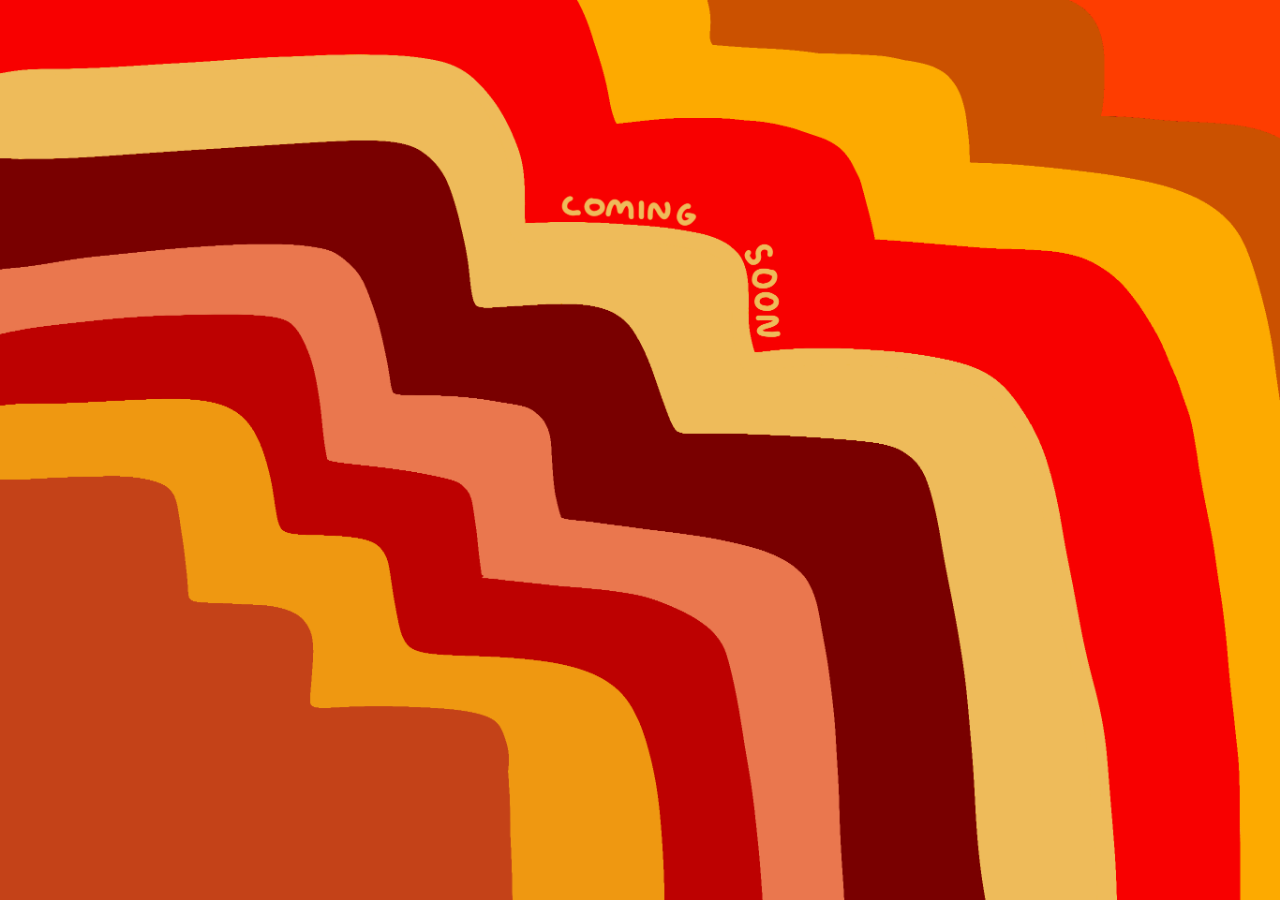
<file: index.html>
<!DOCTYPE html>
<html lang="en">
    <head>
        <meta charset="UTF-8" />
        <link rel="stylesheet" href="./style2.css" />
        <title>Dylan Henson</title>
    </head>
    <body>
    </body>
</file>
<file: style2.css>
body {
    background-image:url('./img/background/coming_soon.gif');
    background-size: 100%;
}

#background {
    width:100%;
    height:100%
}
</file>
